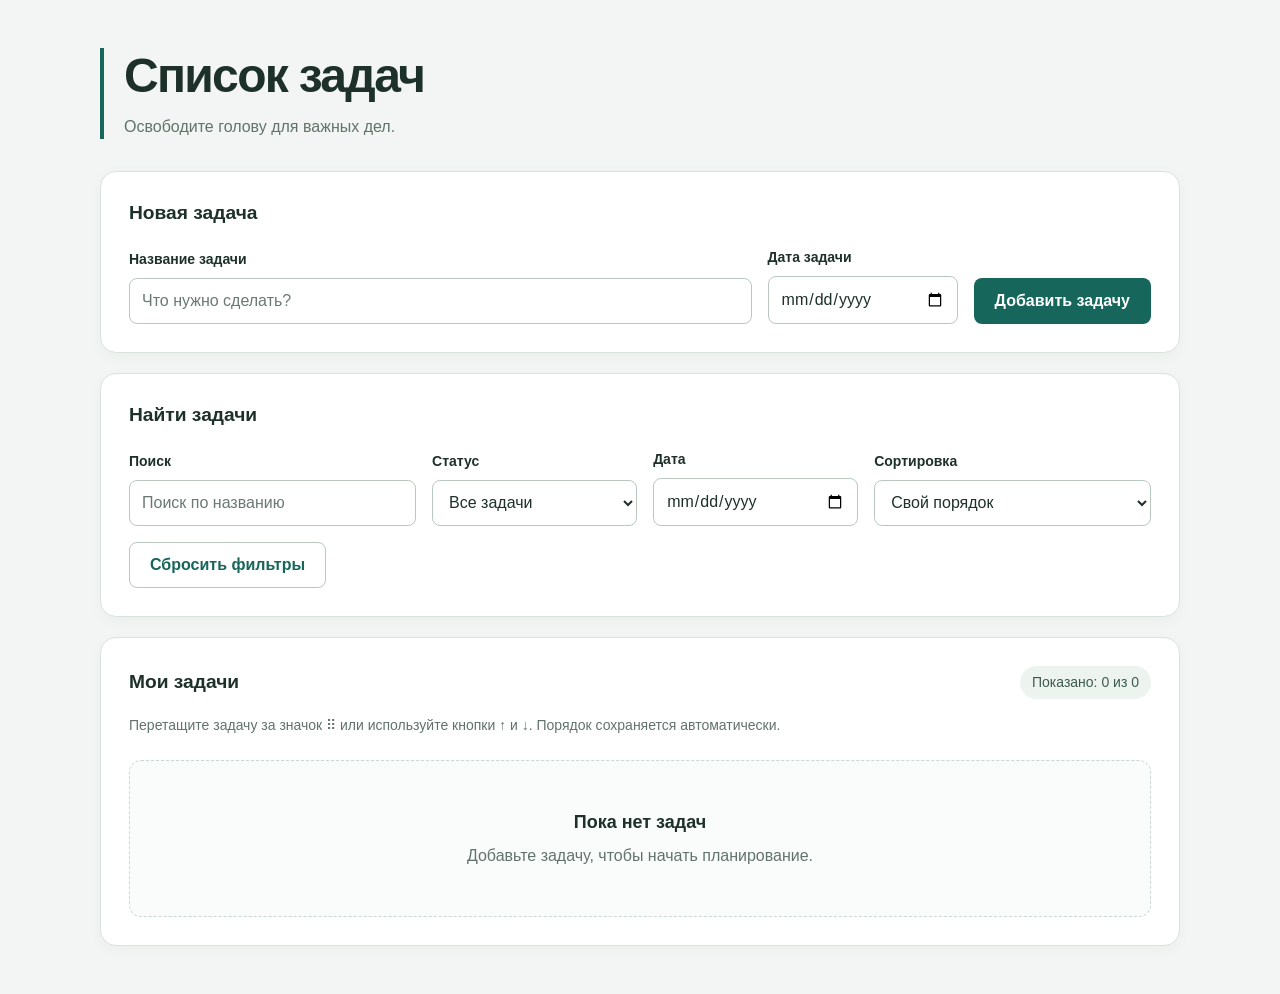
<file: index.html>
<!DOCTYPE html>
<html lang="ru">
<head>
    <meta charset="UTF-8">
    <meta name="viewport" content="width=device-width, initial-scale=1.0">
    <title>Список задач</title>
    <link rel="stylesheet" href="./style.css">
    <script src="./storage.js" defer></script>
    <script src="./filters.js" defer></script>
    <script src="./reorder.js" defer></script>
    <script src="./script.js" defer></script>
</head>
<body>
</body>
</html>
</file>
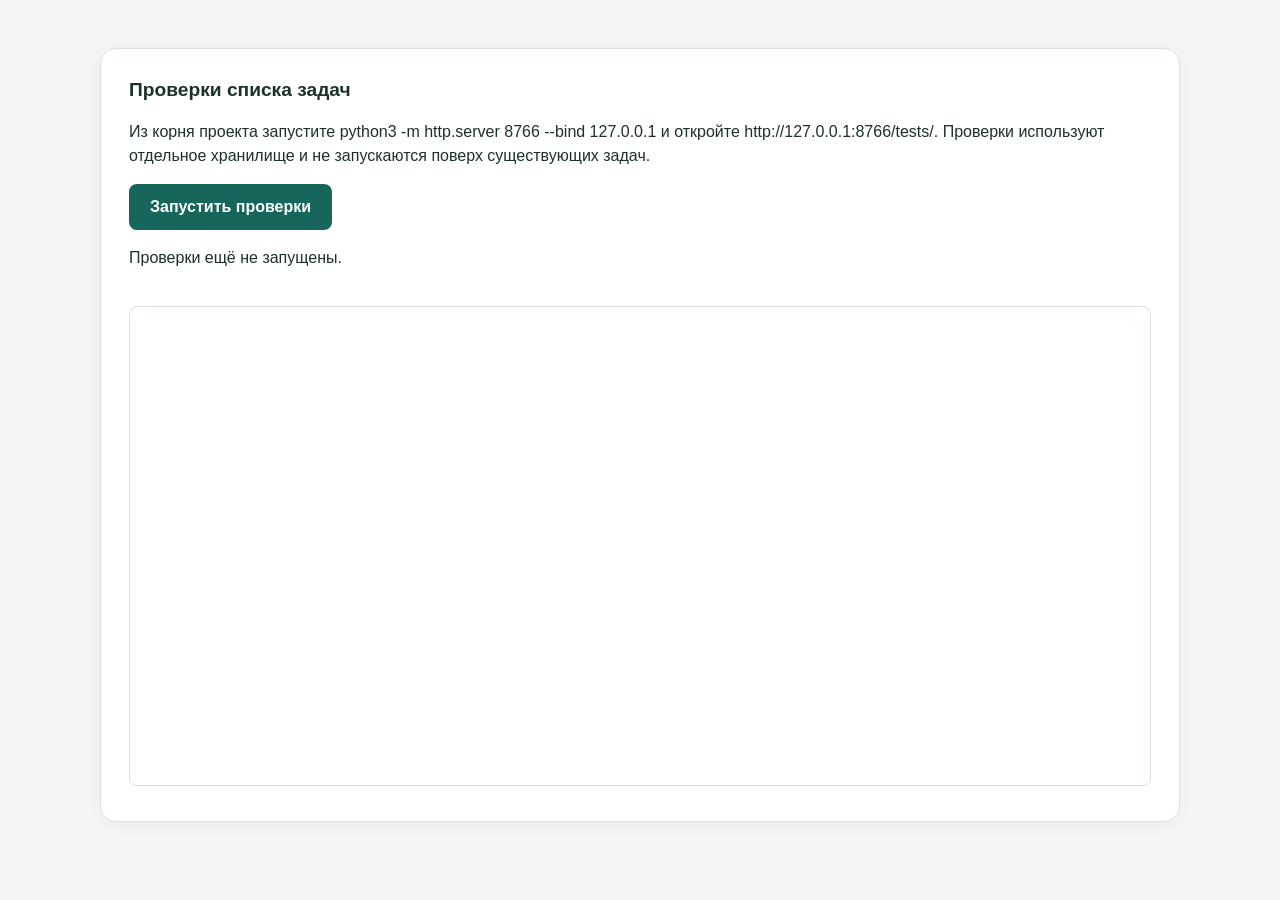
<file: tests/index.html>
<!DOCTYPE html>
<html lang="ru">
<head>
    <meta charset="UTF-8">
    <meta name="viewport" content="width=device-width, initial-scale=1.0">
    <title>Проверки списка задач</title>
    <link rel="stylesheet" href="../style.css">
    <link rel="stylesheet" href="./style.css">
    <script src="./runner.js" defer></script>
</head>
<body>
</body>
</html>
</file>
<file: style.css>
:root {
    color-scheme: light;
    font-family: -apple-system, BlinkMacSystemFont, "Segoe UI", sans-serif;
    color: #1d3029;
    background: #f2f5f3;
    line-height: 1.5;
    --accent: #17665b;
    --muted: #61736a;
    --border: #d9e2dd;
}

* {
    box-sizing: border-box;
}

[hidden] {
    display: none !important;
}

body {
    margin: 0;
    padding: 48px 24px;
}

button,
input,
select {
    font: inherit;
}

button,
input,
select,
.field {
    min-width: 0;
}

.reset-filters {
    margin-top: 16px;
}

button:focus-visible,
input:focus-visible,
select:focus-visible {
    outline: 3px solid #278675;
    outline-offset: 3px;
}

.app-shell {
    width: 100%;
    max-width: 1080px;
    margin: 0 auto;
}

.app-header {
    margin-bottom: 32px;
    padding-left: 20px;
    border-left: 4px solid var(--accent);
}

.app-header__title {
    margin: 0;
    font-size: clamp(2rem, 5vw, 3rem);
    font-weight: 750;
    line-height: 1.15;
    letter-spacing: -0.035em;
}

.app-header__subtitle {
    margin: 12px 0 0;
    color: var(--muted);
}

.app-main {
    display: grid;
    gap: 20px;
}

.panel {
    min-width: 0;
    padding: 28px;
    background: #ffffff;
    border: 1px solid var(--border);
    border-radius: 16px;
    box-shadow: 0 4px 16px rgb(29 48 41 / 3%);
}

.storage-message {
    margin: 0;
    padding: 16px 20px;
    color: #763b18;
    background: #fff5e8;
    border: 1px solid #e7c6a5;
    border-radius: 12px;
    overflow-wrap: anywhere;
}

.panel__title {
    margin: 0;
    font-size: 1.2rem;
    font-weight: 650;
    line-height: 1.4;
}

.task-form,
.filter-controls {
    display: grid;
    align-items: end;
    gap: 16px;
    margin-top: 20px;
}

.task-form {
    grid-template-columns: minmax(0, 1fr) 190px auto;
}

.filter-controls {
    grid-template-columns: minmax(0, 1.4fr) minmax(0, 1fr) minmax(0, 1fr) minmax(0, 1.35fr);
}

.field {
    display: grid;
    gap: 8px;
}

.field__label {
    font-size: 0.875rem;
    font-weight: 600;
}

.field__control {
    width: 100%;
    min-height: 46px;
    padding: 10px 12px;
    border: 1px solid #b9c8bf;
    border-radius: 8px;
    color: inherit;
    background: #ffffff;
}

.field__control::placeholder {
    color: #6a7971;
    opacity: 1;
}

.field__control:not(:disabled):hover {
    border-color: var(--accent);
}

.field__control:disabled {
    color: var(--muted);
    background: #f4f6f5;
    border-color: var(--border);
    cursor: not-allowed;
    opacity: 1;
}

.button {
    min-height: 46px;
    padding: 10px 20px;
    border: 1px solid transparent;
    border-radius: 8px;
    font-weight: 600;
    cursor: pointer;
}

.button--primary {
    color: #ffffff;
    background: var(--accent);
}

.button--primary:not(:disabled):hover {
    background: #104e45;
}

.button--primary:not(:disabled):active {
    background: #0b3f37;
}

.button:disabled {
    opacity: 0.55;
    cursor: not-allowed;
}

.form-actions,
.task-item__actions {
    display: flex;
    align-items: center;
    flex-wrap: wrap;
    gap: 10px;
}

.button--secondary {
    color: var(--accent);
    background: #ffffff;
    border-color: #b9c8bf;
}

.button--secondary:hover {
    background: #edf4ef;
}

.button--danger {
    color: #a12e2e;
    background: #ffffff;
    border-color: #dcbcbc;
}

.button--danger:hover {
    background: #fff1f1;
}

.tasks-section__header {
    display: flex;
    align-items: center;
    justify-content: space-between;
    flex-wrap: wrap;
    gap: 12px;
}

.task-count {
    margin: 0;
    padding: 6px 12px;
    border-radius: 20px;
    color: #3b5b4e;
    background: #edf4ef;
    font-size: 0.875rem;
}

.task-list {
    display: grid;
    gap: 12px;
    margin: 24px 0 0;
    padding: 0;
    list-style: none;
}

.task-item {
    min-width: 0;
    padding: 16px;
    border: 1px solid var(--border);
    border-radius: 10px;
    background: #fafcfb;
}

.task-item__title {
    margin: 0 0 8px;
    font-size: 1rem;
    font-weight: 600;
    overflow-wrap: anywhere;
}

.order-hint {
    margin: 16px 0 0;
    color: var(--muted);
    font-size: 0.875rem;
}

.task-item__order {
    display: flex;
    align-items: center;
    gap: 8px;
    margin-bottom: 12px;
}

.task-move-button {
    width: 44px;
    min-height: 44px;
    padding: 6px;
    font-size: 1.2rem;
}

.drag-handle {
    display: inline-flex;
    align-items: center;
    justify-content: center;
    width: 44px;
    min-height: 44px;
    color: var(--accent);
    border: 1px dashed #b9c8bf;
    border-radius: 8px;
    font-size: 1.5rem;
    cursor: grab;
    user-select: none;
    touch-action: none;
}

.drag-handle--disabled {
    opacity: 0.5;
    cursor: not-allowed;
    touch-action: auto;
}

.task-item--dragging {
    opacity: 0.5;
}

.task-item--drop-before {
    box-shadow: 0 -4px 0 var(--accent);
}

.task-item--drop-after {
    box-shadow: 0 4px 0 var(--accent);
}

.visually-hidden {
    position: absolute;
    width: 1px;
    height: 1px;
    padding: 0;
    margin: -1px;
    overflow: hidden;
    clip-path: inset(50%);
    white-space: nowrap;
}

.task-item__date {
    color: var(--muted);
    font-size: 0.875rem;
}

.task-item__actions {
    margin-top: 16px;
}

.task-status {
    display: inline-flex;
    align-items: center;
    gap: 8px;
    min-height: 44px;
    margin-right: auto;
    cursor: pointer;
}

.task-item__checkbox {
    width: 20px;
    height: 20px;
    margin: 0;
    accent-color: var(--accent);
    cursor: pointer;
}

.task-item--completed {
    background: #edf4ef;
}

.task-item--completed .task-item__title {
    color: var(--muted);
    text-decoration: line-through;
}

.empty-state {
    margin-top: 24px;
    padding: 48px 24px;
    border: 1px dashed #cbd8d0;
    border-radius: 12px;
    text-align: center;
    background: #fafcfb;
    overflow-wrap: anywhere;
}

.empty-state__title {
    margin: 0;
    font-size: 1.125rem;
    font-weight: 600;
}

.empty-state__text {
    margin: 8px 0 0;
    color: var(--muted);
}

@media (max-width: 900px) {
    .filter-controls {
        grid-template-columns: repeat(2, minmax(0, 1fr));
    }

    .task-form {
        grid-template-columns: minmax(0, 1fr) 190px;
    }

    .task-form > .form-actions {
        grid-column: 1 / -1;
        justify-self: start;
    }
}

@media (max-width: 600px) {
    body {
        padding: 28px 16px;
    }

    .app-header {
        margin-bottom: 24px;
        padding-left: 16px;
    }

    .panel {
        padding: 20px;
        border-radius: 12px;
    }

    .task-form,
    .filter-controls {
        grid-template-columns: minmax(0, 1fr);
    }

    .task-form > .form-actions {
        justify-self: stretch;
    }

    .form-actions > .button {
        flex: 1 1 160px;
    }

    .empty-state {
        padding: 36px 16px;
    }
}
</file>
<file: tests/style.css>
.test-results {
    padding-left: 24px;
}

.test-results li {
    margin: 12px 0;
    overflow-wrap: anywhere;
}

.test-passed {
    color: #17665b;
}

.test-failed {
    color: #a12e2e;
}

.test-frame {
    width: 100%;
    height: 480px;
    margin-top: 20px;
    border: 1px solid var(--border);
    border-radius: 8px;
}
</file>
